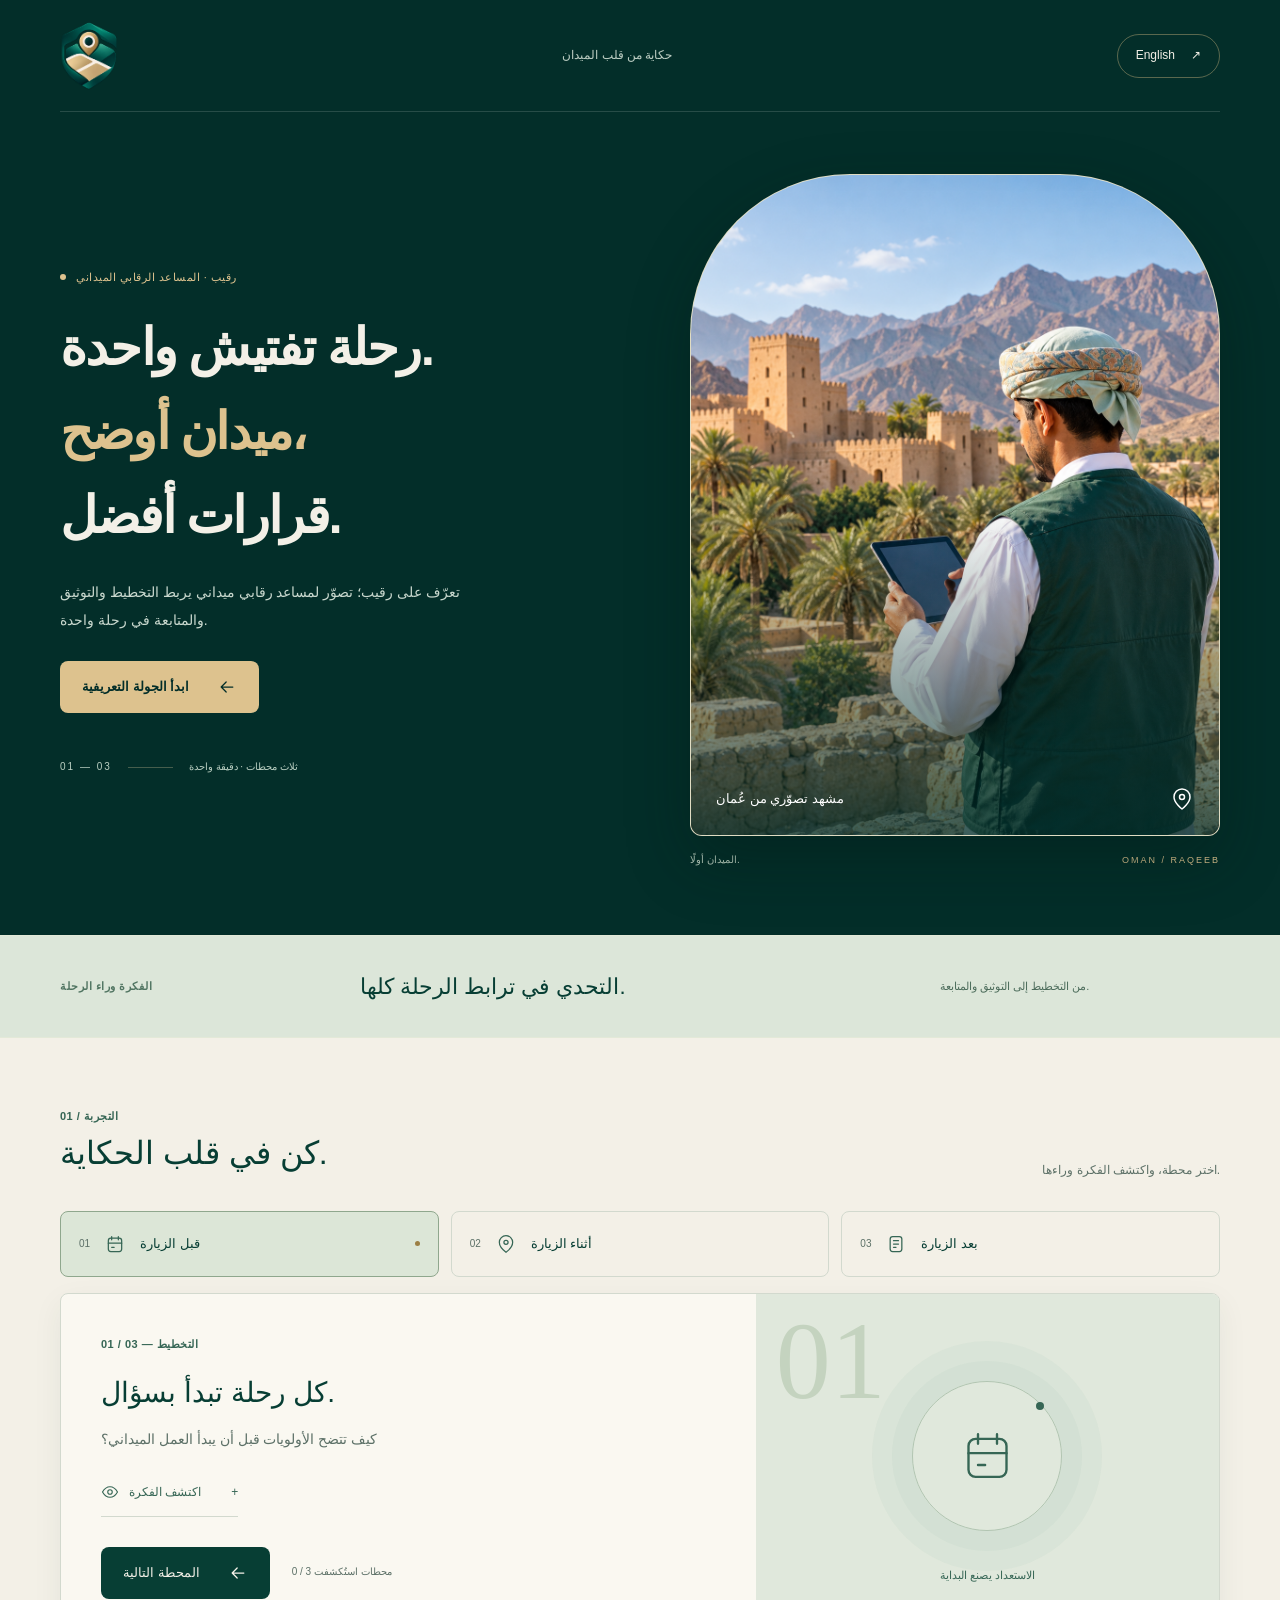
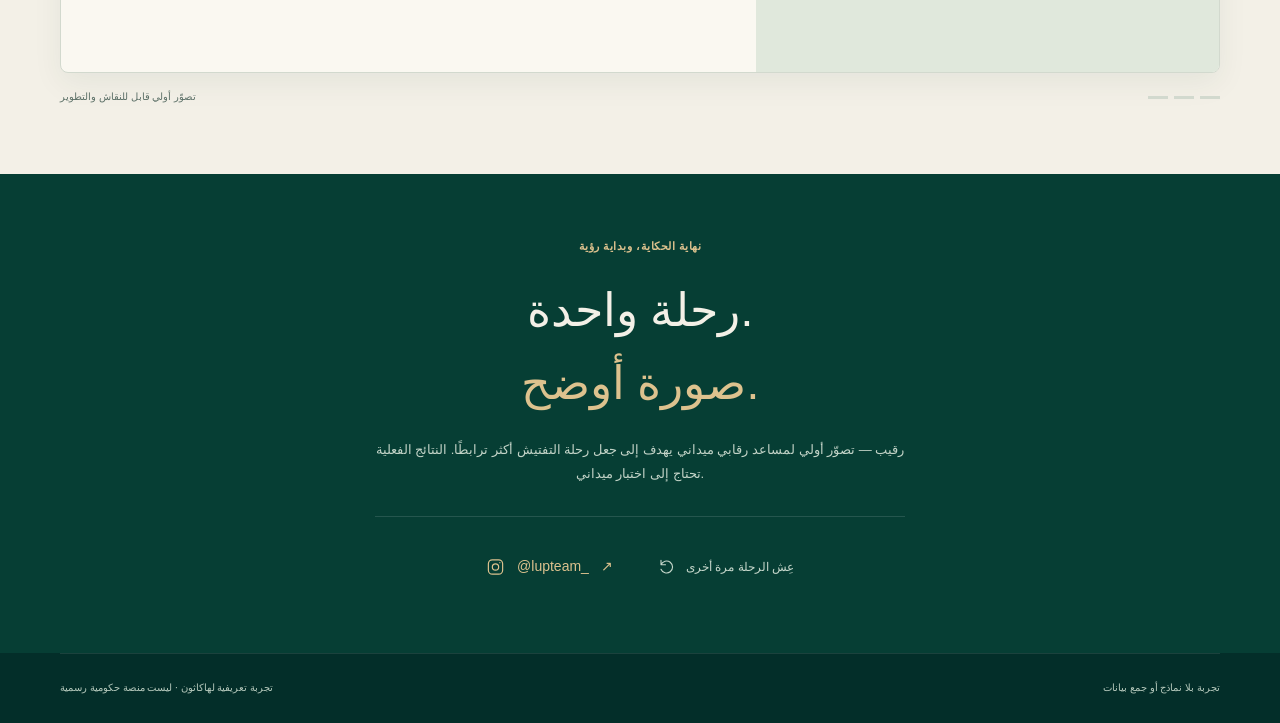
<file: index.html>
<!doctype ht
<html lang="ar" dir="rtl">
<head>
  <meta charset="utf-8">
  <meta name="viewport" content="width=device-width,initial-scale=1">
  <meta name="theme-color" content="#063e34">
  <meta name="description" content="رقيب — حكاية من قلب الميدان. تجربة تعريفية تفاعلية من ثلاث محطات.">
  <title>رقيب | حكاية من قلب الميدان</title>
  <link rel="stylesheet" href="styles.css">
  <script src="script.js" defer></script>
</head>
<body>
<a class="skip" href="#journey" data-i18n="skip">انتقل إلى التجربة</a>
<svg class="sprite" xmlns="http://www.w3.org/2000/svg" aria-hidden="true">
 <symbol id="arrow" viewBox="0 0 24 24"><path d="M19 12H5m6-6-6 6 6 6"/></symbol>
 <symbol id="calendar" viewBox="0 0 24 24"><rect x="4" y="5" width="16" height="16" rx="3"/><path d="M8 3v4m8-4v4M4 11h16m-12 5h3"/></symbol>
 <symbol id="pin" viewBox="0 0 24 24"><path d="M20 10c0 6-8 12-8 12S4 16 4 10a8 8 0 1 1 16 0Z"/><circle cx="12" cy="10" r="2.5"/></symbol>
 <symbol id="note" viewBox="0 0 24 24"><rect x="5" y="3" width="14" height="18" rx="3"/><path d="M9 8h6m-6 4h6m-6 4h3"/></symbol>
 <symbol id="eye" viewBox="0 0 24 24"><path d="M2 12s4-7 10-7 10 7 10 7-4 7-10 7S2 12 2 12Z"/><circle cx="12" cy="12" r="3"/></symbol>
 <symbol id="instagram" viewBox="0 0 24 24"><rect x="3" y="3" width="18" height="18" rx="5"/><circle cx="12" cy="12" r="4"/><path d="M17.5 6.5h.01"/></symbol>
 <symbol id="repeat" viewBox="0 0 24 24"><path d="M4 9a8 8 0 1 1 0 6m0-12v6h6"/></symbol>
</svg>
<header class="header wrap">
 <!-- The SVG viewport shows only the shield in the unchanged original brand asset. -->
 <a class="brand" href="#home" aria-label="رقيب — Raqeeb"><svg class="brand-mark" viewBox="65 235 530 625" role="img" aria-label="رمز رقيب"><image href="assets/raqeeb-original.png" width="1448" height="1086"/></svg></a>
 <span class="header-note" data-i18n="headerNote">حكاية من قلب الميدان</span>
 <button id="language" class="language" type="button" lang="en">English <span aria-hidden="true">↗</span></button>
</header>
<main>
 <section id="home" class="hero wrap">
  <div class="hero-copy">
   <div class="eyebrow"><span class="dot"></span><span data-i18n="eyebrow">رقيب · المساعد الرقابي الميداني</span></div>
   <h1><span data-i18n="headline1">رحلة تفتيش واحدة.</span><br><em data-i18n="headline2">ميدان أوضح،</em><br><span data-i18n="headline3">قرارات أفضل.</span></h1>
   <p class="lead" data-i18n="intro">تعرّف على رقيب؛ تصوّر لمساعد رقابي ميداني يربط التخطيط والتوثيق والمتابعة في رحلة واحدة.</p>
   <a class="button primary" href="#journey"><span data-i18n="start">ابدأ الجولة التعريفية</span><svg><use href="#arrow"/></svg></a>
   <div class="hero-bottom"><span class="tiny-number" dir="ltr">01 — 03</span><span class="rule"></span><span data-i18n="duration">ثلاث محطات · دقيقة واحدة</span></div>
  </div>
  <figure class="hero-image">
   <div class="photo-frame"><img src="assets/hero-oman.png" width="1122" height="1402" alt="مشهد تصوّري لمفتش عُماني يحمل جهازًا لوحيًا أمام قلعة ونخيل وجبال" fetchpriority="high" id="inspector"><div class="photo-label"><span data-i18n="photoLabel">مشهد تصوّري من عُمان</span><svg><use href="#pin"/></svg></div></div>
   <figcaption><span data-i18n="fieldFirst">الميدان أولًا.</span><span lang="en">OMAN / RAQEEB</span></figcaption>
  </figure>
 </section>
 <section class="interlude"><div class="wrap interlude-inner"><span class="eyebrow" data-i18n="ideaLabel">الفكرة وراء الرحلة</span><h2 data-i18n="idea">التحدي في ترابط الرحلة كلها.</h2><p data-i18n="ideaText">من التخطيط إلى التوثيق والمتابعة.</p></div></section>
 <section id="journey" class="journey wrap">
  <div class="section-heading"><div><span class="eyebrow" data-i18n="experience">01 / التجربة</span><h2 data-i18n="journeyTitle">كن في قلب الحكاية.</h2></div><p data-i18n="journeyIntro">اختر محطة، واكتشف الفكرة وراءها.</p></div>
  <div role="tablist" id="tabs" aria-label="رحلة التفتيش">
   <button role="tab" id="tab-0" aria-controls="story" aria-selected="true" tabindex="0" data-step="0"><span class="step-no">01</span><svg><use href="#calendar"/></svg><span data-i18n="step1">قبل الزيارة</span><span class="step-dot"></span></button>
   <button role="tab" id="tab-1" aria-controls="story" aria-selected="false" tabindex="-1" data-step="1"><span class="step-no">02</span><svg><use href="#pin"/></svg><span data-i18n="step2">أثناء الزيارة</span><span class="step-dot"></span></button>
   <button role="tab" id="tab-2" aria-controls="story" aria-selected="false" tabindex="-1" data-step="2"><span class="step-no">03</span><svg><use href="#note"/></svg><span data-i18n="step3">بعد الزيارة</span><span class="step-dot"></span></button>
  </div>
  <div id="story" role="tabpanel" tabindex="0" aria-labelledby="tab-0" class="story">
   <div class="story-copy"><span class="eyebrow" id="story-kicker">01 / 03 — التخطيط</span><h3 id="story-title">كل رحلة تبدأ بسؤال.</h3><p id="story-body">كيف تتضح الأولويات قبل أن يبدأ العمل الميداني؟</p>
    <button id="reveal" class="text-button" aria-expanded="false" aria-controls="insight"><svg><use href="#eye"/></svg><span data-i18n="discover">اكتشف الفكرة</span><span id="reveal-sign" aria-hidden="true">+</span></button>
    <div id="insight" hidden><p id="story-detail"></p></div>
    <div class="story-bottom"><button id="next" class="button primary"><span>المحطة التالية</span><svg><use href="#arrow"/></svg></button><span id="progress" role="status">0 / 3 محطات استُكشفت</span></div>
   </div>
   <div class="story-art" aria-hidden="true"><span id="art-number">01</span><div class="orbit"><svg><use id="art-icon" href="#calendar"/></svg></div><span id="art-caption">الاستعداد يصنع البداية</span></div>
  </div>
  <div class="journey-caption"><span data-i18n="prototype">تصوّر أولي قابل للنقاش والتطوير</span><span class="mini-track"><i></i><i></i><i></i></span></div>
 </section>
 <section id="closing" class="closing"><div class="wrap"><span class="eyebrow" data-i18n="closingLabel">نهاية الحكاية، وبداية رؤية</span><h2><span data-i18n="closing1">رحلة واحدة.</span><br><em data-i18n="closing2">صورة أوضح.</em></h2><p data-i18n="closingText">رقيب — تصوّر أولي لمساعد رقابي ميداني يهدف إلى جعل رحلة التفتيش أكثر ترابطًا. النتائج الفعلية تحتاج إلى اختبار ميداني.</p><div class="closing-actions"><a href="https://www.instagram.com/lupteam_/" target="_blank" rel="noopener noreferrer" class="instagram"><svg><use href="#instagram"/></svg><bdi>@lupteam_</bdi><span aria-hidden="true">↗</span></a><button id="restart" class="text-button"><svg><use href="#repeat"/></svg><span data-i18n="restart">عِش الرحلة مرة أخرى</span></button></div></div></section>
</main>
<footer class="wrap"><span data-i18n="footer">تجربة تعريفية لهاكاثون · ليست منصة حكومية رسمية</span><span data-i18n="privacy">تجربة بلا نماذج أو جمع بيانات</span></footer>
<noscript><p class="wrap">فعّل JavaScript لتجربة المحطات الثلاث والتبديل بين اللغات. Enable JavaScript to explore the interactive journey.</p></noscript>
</body>
</html>
</file>
<file: styles.css>
:root{--paper:#f5f3ed;--ink:#292432;--muted:#716d76;--olive:#77795b;--line:#dcd9d0;--soft:#e8e8dc;--accent:#b5b69a;--radius:4px}*{box-sizing:border-box}html{scroll-behavior:smooth;scroll-padding-top:28px}body{margin:0;background:var(--paper);color:var(--ink);font-family:Tahoma,"Segoe UI",Arial,sans-serif;line-height:1.85;-webkit-font-smoothing:antialiased}button,a{-webkit-tap-highlight-color:transparent}button{font:inherit;cursor:pointer}a{color:inherit;text-decoration:none}button{color:inherit}svg{width:24px;height:24px;fill:none;stroke:currentColor;stroke-width:1.5;stroke-linecap:round;stroke-linejoin:round;flex-shrink:0}.sprite{position:absolute;width:0;height:0;overflow:hidden}.wrap{width:min(1160px,calc(100% - 96px));margin-inline:auto}.header{height:108px;display:flex;align-items:center;justify-content:space-between;border-bottom:1px solid var(--line);gap:20px}.brand{display:flex;align-items:baseline;gap:12px}.brand span{font-size:32px;font-weight:700;letter-spacing:-2px}.brand small{font-size:10px;letter-spacing:3px;color:var(--olive)}.header-note{font-size:12px;color:var(--muted)}.language{background:transparent;border:1px solid var(--line);padding:7px 17px;border-radius:30px;font-size:12px;display:flex;align-items:center;gap:16px}.hero{display:grid;grid-template-columns:1.05fr 1fr;gap:72px;align-items:center;padding-block:72px 66px}.eyebrow{font-size:11px;letter-spacing:.5px;color:var(--olive);display:flex;align-items:center;gap:10px;font-weight:600}.dot{width:6px;height:6px;background:var(--olive);border-radius:50%}h1,h2,h3,p,figure{margin:0}h1{font-size:clamp(40px,4.2vw,64px);line-height:1.6;letter-spacing:-2px;margin:18px 0 19px;font-weight:600}em{font-style:normal;color:var(--olive)}.lead{color:var(--muted);font-size:14px;max-width:370px;margin-bottom:27px}.button{display:inline-flex;align-items:center;justify-content:center;gap:28px;border:0;border-radius:var(--radius);padding:14px 22px;font-size:13px;transition:background .2s,transform .2s}.primary{background:var(--ink);color:var(--paper)}.primary:hover{background:#45404d;transform:translateY(-2px)}.button svg{width:20px}.hero-bottom{display:flex;align-items:center;gap:16px;margin-top:45px;font-size:10px;color:var(--muted)}.tiny-number{letter-spacing:2px;color:var(--olive)}.rule{height:1px;width:45px;background:var(--line)}.hero-image{position:relative}.photo-frame{position:relative;overflow:hidden;border-radius:170px 170px 4px 4px;background:var(--soft);aspect-ratio:1/1.12}.photo-frame>img{width:100%;height:100%;object-fit:cover;object-position:43% center;display:block;animation:enter 1.2s ease both}.photo-frame:after{content:"";position:absolute;inset:50% 0 0;background:linear-gradient(transparent,#25212c80);pointer-events:none}.photo-label{position:absolute;bottom:24px;inset-inline:25px;display:flex;align-items:center;justify-content:space-between;color:white;font-size:13px;z-index:1}.hero-image figcaption{display:flex;justify-content:space-between;font-size:10px;align-items:center;color:var(--muted);margin-top:15px}.hero-image figcaption span:last-child{letter-spacing:2px;font-size:9px}.interlude{background:var(--ink);color:var(--paper);padding:35px 0}.interlude-inner{display:grid;grid-template-columns:1fr 2fr 1fr;gap:20px;align-items:center}.interlude .eyebrow{color:var(--accent)}.interlude h2{font-size:22px;font-weight:400}.interlude p{font-size:11px;color:#c4bfca}.journey{padding-block:72px}.section-heading{display:flex;align-items:end;justify-content:space-between;gap:25px;margin-bottom:30px}h2{font-size:32px;line-height:1.7;font-weight:500}.section-heading p{font-size:12px;color:var(--muted)}#tabs{display:grid;grid-template-columns:repeat(3,1fr);gap:12px;margin-bottom:16px}#tabs button{position:relative;display:flex;gap:15px;align-items:center;text-align:start;padding:20px 18px;border:1px solid var(--line);background:transparent;border-radius:var(--radius);font-size:13px;transition:background .2s,border-color .2s}#tabs button[aria-selected=true]{background:var(--soft);border-color:var(--accent)}.step-no{font-size:10px;color:var(--muted);direction:ltr}.step-dot{width:5px;height:5px;background:transparent;border-radius:50%;margin-inline-start:auto}#tabs button[aria-selected=true] .step-dot{background:var(--olive)}#tabs svg{width:20px;color:var(--olive)}.story{border:1px solid var(--line);border-radius:var(--radius);display:grid;grid-template-columns:1.5fr 1fr;min-height:380px;overflow:hidden}.story-copy{padding:40px}.story h3{font-size:28px;font-weight:500;margin:15px 0 10px;line-height:1.7}.story-copy>p{font-size:14px;color:var(--muted)}.text-button{border:0;background:transparent;display:inline-flex;align-items:center;gap:10px;font-size:12px;padding:12px 0}.text-button svg{width:18px}#reveal{margin-top:15px;border-bottom:1px solid var(--line);color:var(--olive)}#reveal-sign{margin-inline-start:20px}#insight{margin-top:18px;border-inline-start:2px solid var(--accent);padding-inline-start:16px;font-size:13px;color:var(--olive)}[hidden]{display:none!important}.story-bottom{display:flex;gap:22px;align-items:center;margin-top:30px;flex-wrap:wrap}.story-bottom>span{font-size:10px;color:var(--muted)}.story-art{position:relative;display:flex;align-items:center;justify-content:center;flex-direction:column;overflow:hidden;background:#eeede5;gap:22px;padding:30px}.orbit{width:150px;height:150px;border:1px solid #b5b69a80;border-radius:50%;display:grid;place-items:center;position:relative;box-shadow:0 0 0 20px #b5b69a10,0 0 0 40px #b5b69a10}.orbit:after{content:"";position:absolute;width:8px;height:8px;border-radius:50%;background:var(--olive);top:20px;right:17px}.orbit svg{width:57px;height:57px;color:var(--olive);stroke-width:1}#art-number{position:absolute;top:4px;inset-inline-start:20px;font:110px Georgia,serif;color:#dcded0}#art-caption{font-size:11px;color:var(--olive);margin-top:12px;z-index:1}.journey-caption{display:flex;align-items:center;justify-content:space-between;margin-top:15px;font-size:10px;color:var(--muted)}.mini-track{display:flex;gap:6px}.mini-track i{width:20px;height:3px;background:var(--line);transition:background .2s}.mini-track i.seen{background:var(--olive)}.closing{background:var(--soft);padding-block:60px;text-align:center}.closing .eyebrow{justify-content:center}.closing h2{font-size:46px;line-height:1.6;margin:17px 0}.closing p{max-width:530px;font-size:13px;color:var(--muted);margin:auto}.closing-actions{display:flex;align-items:center;justify-content:center;gap:45px;margin:30px auto 0}.instagram{display:flex;gap:12px;align-items:center;font-size:14px}.instagram svg{width:19px}footer{display:flex;justify-content:space-between;gap:20px;font-size:10px;color:var(--muted);padding-block:25px}.skip{position:fixed;top:-100px;z-index:10;background:var(--ink);color:white;padding:10px}.skip:focus{top:0}a:focus-visible,button:focus-visible,[tabindex]:focus-visible{outline:3px solid #9b8053;outline-offset:5px}html[dir=ltr] .button svg{transform:rotate(180deg)}html[dir=ltr] h1{letter-spacing:-2px;line-height:1.2}html[dir=ltr] .hero-copy h1{margin-block:25px}html[dir=ltr] body{font-family:"Segoe UI",Arial,sans-serif}.refresh{animation:enter .4s ease both}@keyframes enter{from{opacity:.3;transform:translateY(12px)}to{opacity:1;transform:translateY(0)}}@media(min-width:1400px){.hero{gap:100px}.photo-frame{max-height:510px}}@media(max-width:900px){.wrap{width:calc(100% - 48px)}.hero{gap:32px}h1{font-size:40px}.interlude-inner{grid-template-columns:1fr 2fr}.interlude p{grid-column:2}.story-copy{padding:28px}.story h3{font-size:24px}#tabs button{gap:10px;padding:16px 12px}.step-no{display:none}.story-art{padding:20px}.orbit{width:120px;height:120px}.section-heading{align-items:start;flex-direction:column;gap:10px}}@media(max-width:600px){.wrap{width:calc(100% - 40px)}.header{height:80px}.brand span{font-size:28px}.brand small{font-size:8px}.header-note{display:none}.language{padding:5px 13px}.hero{grid-template-columns:1fr;padding-block:35px 33px;gap:30px}h1{font-size:42px;line-height:1.5;margin-top:14px}.lead{font-size:13px;max-width:330px}.hero-bottom{margin-top:24px}.photo-frame{aspect-ratio:1.15;border-radius:130px 130px 4px 4px}.photo-frame>img{object-position:center 45%}.hero-image{max-width:400px;width:100%;margin:auto}.interlude{padding:26px 0}.interlude-inner{display:block}.interlude h2{font-size:20px;margin:9px 0}.interlude p{font-size:11px}.journey{padding-block:40px}h2{font-size:28px}#tabs{gap:6px}#tabs button{flex-direction:column;gap:6px;font-size:10px;padding:13px 4px}.step-dot{position:absolute;top:9px;inset-inline-end:8px}.story{grid-template-columns:1fr}.story-copy{padding:25px 22px}.story h3{font-size:23px}.story-copy>p{font-size:13px}.story-art{min-height:160px;flex-direction:row;gap:45px}.orbit{width:95px;height:95px;box-shadow:0 0 0 15px #b5b69a10,0 0 0 30px #b5b69a10}.orbit svg{width:40px;height:40px}.orbit:after{top:8px;right:12px}#art-number{font-size:100px;top:15px;inset-inline-start:12px}#art-caption{font-size:10px;max-width:90px}.story-bottom{gap:15px;justify-content:space-between}.button{font-size:12px;padding:12px 17px;gap:18px}.closing{padding-block:40px}.closing h2{font-size:39px}.closing-actions{gap:15px;flex-direction:column;margin-top:22px}footer{flex-direction:column;gap:6px;text-align:center}.journey-caption{font-size:9px}}@media(prefers-reduced-motion:reduce){html{scroll-behavior:auto}*,*:before,*:after{animation:none!important;transition:none!important}}

/* Raqeeb identity — emerald, ivory, sand gold. */
:root{--paper:#f3f0e7;--ink:#073e34;--muted:#5c7067;--olive:#366655;--line:#d2d9ce;--soft:#e4eadf;--accent:#c8aa71;--forest:#063e34;--deep:#032e29;--gold:#ddc28e;--radius:8px}
body{background:var(--deep)}
.header{color:var(--paper);border-color:#ffffff24;height:112px}
.brand{display:block;line-height:0;flex-shrink:0}
.brand-mark{width:58px;height:70px;display:block;overflow:hidden;stroke:none}
.header-note{color:#bdcec3}
.language{border-color:#c9b17e70;min-height:44px;color:var(--paper);padding-inline:18px}
.language:hover{background:#ffffff0c}
.hero{color:var(--paper);position:relative;padding-block:62px 65px;gap:74px}
.hero .eyebrow{color:var(--gold);font-weight:400}
.hero .dot{background:var(--gold)}
.hero h1{font-size:clamp(38px,4vw,59px);line-height:1.65;letter-spacing:-1.8px}
.hero em{color:var(--gold)}
.hero .lead{color:#c9d8ce;line-height:2;max-width:410px}
.hero .primary{background:var(--gold);color:var(--deep);font-weight:600;min-height:50px}
.hero .primary:hover{background:#eddbb8}
.hero-bottom,.hero .tiny-number{color:#b9cec1}
.hero .rule{background:#d7c79b50}
.photo-frame{border-radius:160px 160px 12px 12px;aspect-ratio:4/5;border:1px solid #d8c49460;box-shadow:0 24px 64px #00181255}
.photo-frame>img{object-position:center center;animation:none}
.photo-frame:after{background:linear-gradient(transparent,#002d29c4)}
.hero-image figcaption{color:#b5c9bb}
.hero-image figcaption span:last-child{color:var(--gold)}
.interlude{background:#dce6d9;color:var(--ink);padding-block:32px;border-block:1px solid #f1eed650}
.interlude .eyebrow{color:#507461}
.interlude h2{font-weight:500}
.interlude p{color:#4c6c5b}
.journey{background:var(--paper);width:100%;padding-inline:max(48px,calc((100% - 1160px)/2));padding-block:68px;margin:0}
.story{background:#faf8f1;border-color:#d2d9ce;box-shadow:0 10px 30px #123d3110}
.story-art{background:#e0e8dc}
.orbit{border-color:#8eaa9290;box-shadow:0 0 0 20px #54846b0b,0 0 0 40px #54846b0b}
#art-number{color:#c4d3bf}
#tabs button[aria-selected=true]{background:#dce6d7;border-color:#8fa78d}
#tabs button[aria-selected=true] .step-dot{background:#9c7f44}
#insight{color:#305c47;border-color:#b99b61}
.primary:hover{background:#175b49}
.closing{background:var(--forest);color:var(--paper);padding-block:62px}
.closing .eyebrow,.closing em{color:var(--gold)}
.closing p{color:#c2d3c7}
.closing-actions{border-top:1px solid #ffffff20;padding-top:26px;max-width:530px}
.closing .text-button{color:#c6d7cb}
.instagram{color:var(--gold)}
footer{color:#b6c9bc;border-top:1px solid #ffffff18}
@media(max-width:900px){.hero{gap:30px}.hero h1{font-size:38px}.journey{padding-inline:24px}.interlude h2{font-size:20px}}
@media(max-width:600px){.header{height:92px}.brand-mark{width:47px;height:58px}.hero{padding-block:30px 32px;gap:30px}.hero h1{font-size:38px;line-height:1.65;letter-spacing:-1.6px}.hero .lead{font-size:13px}.photo-frame{aspect-ratio:4/4.5;border-radius:110px 110px 10px 10px}.photo-frame>img{object-position:center 58%}.hero-image{max-width:380px}.journey{padding:40px 20px}.closing{padding-block:42px}.closing-actions{padding-top:19px}.interlude h2{font-size:20px}.language{font-size:12px}}
</file>
